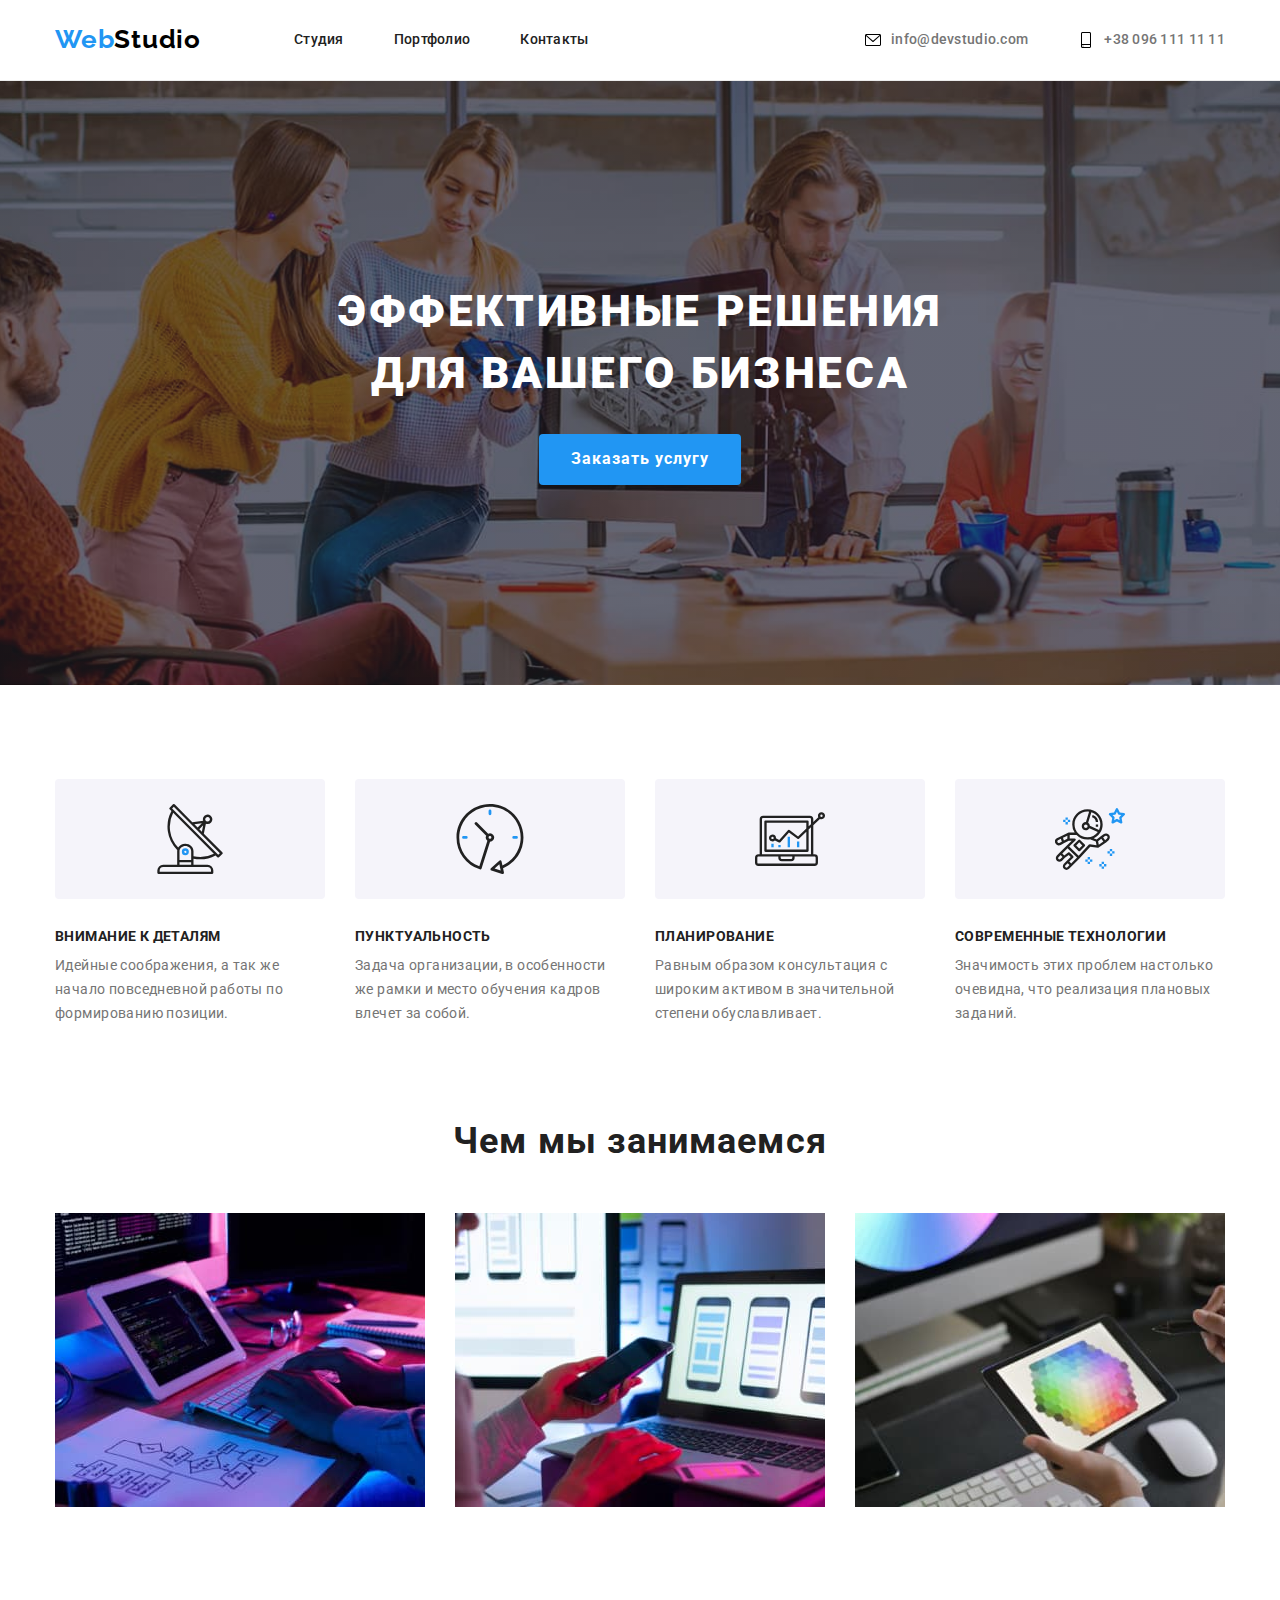
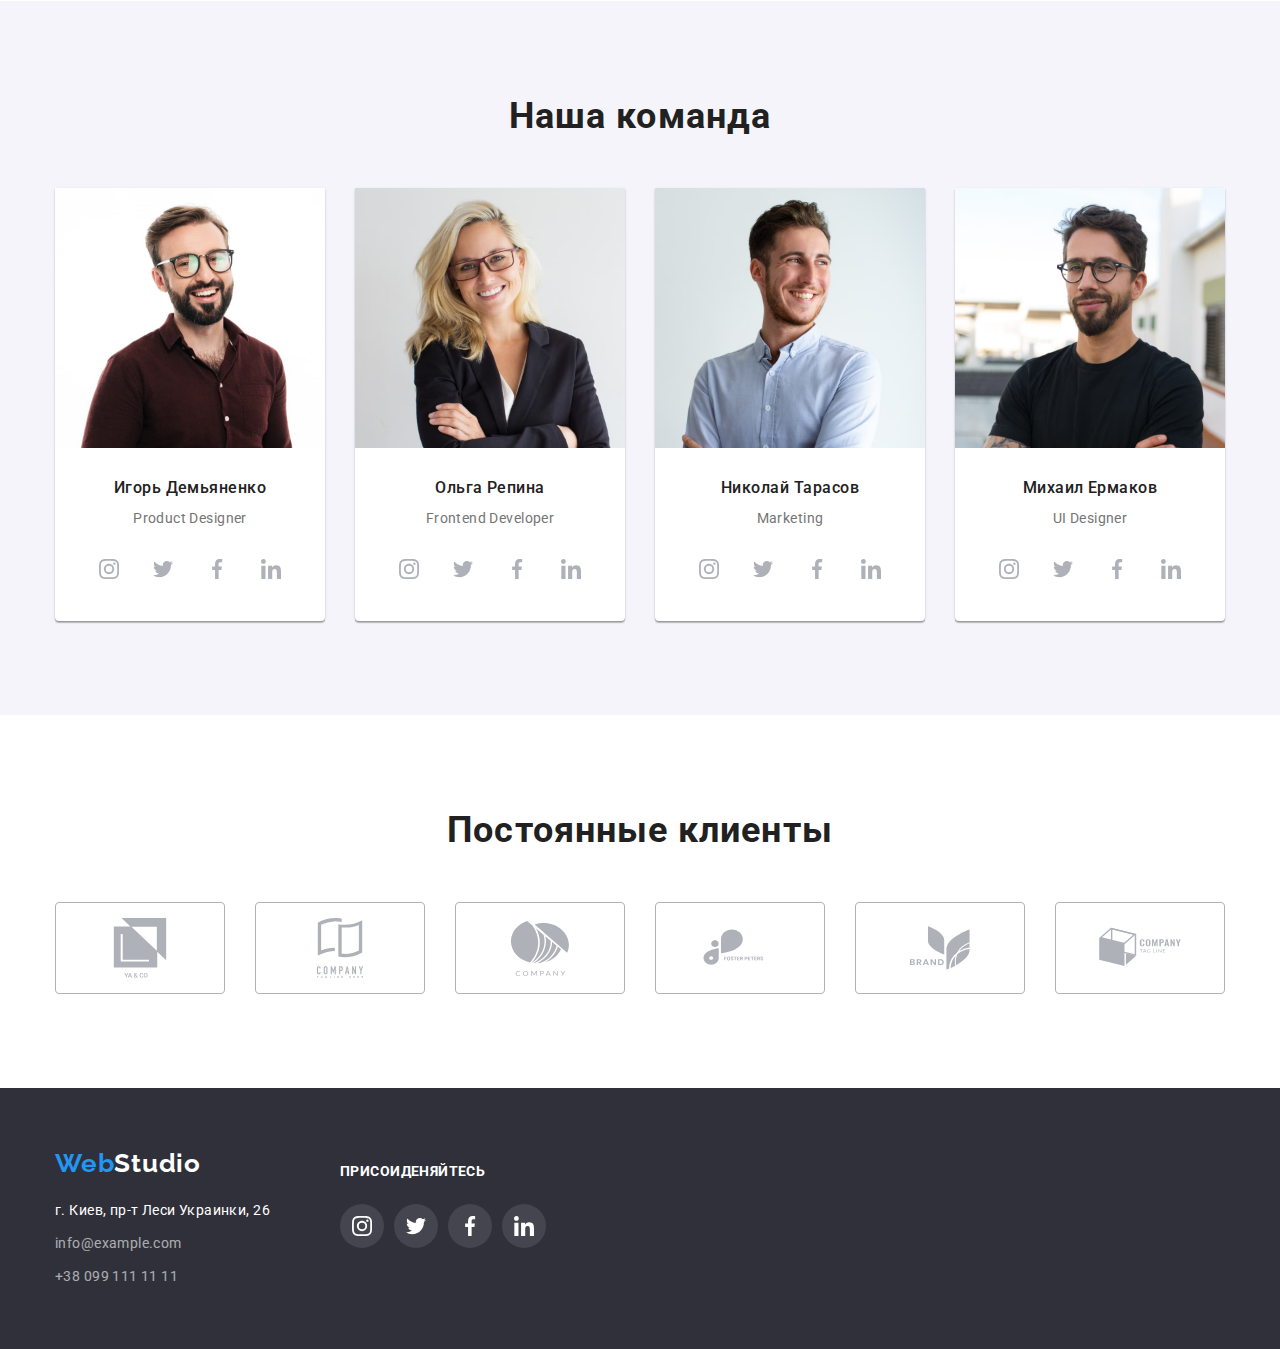
<file: index.html>
<!DOCTYPE html>
<html lang="ru">
  <head>
    <meta charset="UTF-8">
    <title>Студия</title>
    <link rel="stylesheet" href="./css/modern-normalize.css">
    <link rel="preconnect" href="https://fonts.googleapis.com">
<link rel="preconnect" href="https://fonts.gstatic.com" crossorigin>
<link href="https://fonts.googleapis.com/css2?family=Raleway:wght@700&family=Roboto:wght@400;500;700;900&display=swap" rel="stylesheet">
    <link rel="stylesheet" href="./css/styles.css">
  </head>
  <body>
    <!-- Шапка -->
    <header class="header">
      <div class="container">
        <nav class="nav">
          <a class="nav-logo" href="./index.html" lang="en"><span>Web</span>Studio</a>
          <ul class="list">
            <li class="list-item"><a class="nav-link" href="./index.html">Студия</a></li>
            <li class="list-item"><a class="nav-link" href="./portfolio.html">Портфолио</a></li>
            <li class="list-item"><a class="nav-link" href="">Контакты</a></li>
          </ul>
        </nav>
        <ul class="list">
          <li class="header-list-item">
            <a class="contact-link" href="mailto:info@devstudio.com">
              <svg class="contact-icon" width="16" height="16">
                <use href="./images/sprite.svg#icon-envelope">
                </use>
              </svg>
              info@devstudio.com
            </a>
          </li>
          <li class="header-list-item">
            <a class="contact-link" href="tel:+380961111111">
              <svg class="contact-icon" width="16" height="16">
                <use href="./images/sprite.svg#icon-smartphone">
                </use>
              </svg>
              +38 096 111 11 11
            </a>
          </li>
        </ul>
      </div>
    </header>
    
    <!-- Основной контент -->
    <main>
      <!-- Герой -->
      <section class="section hero-section">
        <div class="container">
          <h1 class="hero-section-heading">Эффективные решения для Вашего бизнеса</h1>
          <button class="hero-section-button" type="button">Заказать услугу</button>
        </div>
      </section>
      
      <!-- Преимущества -->
      <section class="section">
        <div class="container">
          <ul class="advantage-list list">
            <li class="advantage-list-item">
              <div class="advantage-icon-container">
                <svg class="advantage-icon" width="70" height="70">
                  <use href="./images/sprite.svg#icon-antenna">
                  </use>
                </svg>
              </div>
              <h3 class="advantage-heading">Внимание к деталям</h3>
              <p>
                Идейные соображения, а так же начало повседневной работы по формированию позиции.
              </p>
            </li>
            <li class="advantage-list-item">
              <div class="advantage-icon-container">
                <svg class="advantage-icon" width="70" height="70">
                  <use href="./images/sprite.svg#icon-clock">
                  </use>
                </svg>
              </div>
              <h3 class="advantage-heading">Пунктуальность</h3>
              <p>
                Задача организации, в особенности же рамки и место обучения кадров влечет за собой.
              </p>
            </li>
            <li class="advantage-list-item">
              <div class="advantage-icon-container">
                <svg class="advantage-icon" width="70" height="70">
                  <use href="./images/sprite.svg#icon-diagram">
                  </use>
                </svg>
              </div>
              <h3 class="advantage-heading">Планирование</h3>
              <p>
                Равным образом консультация с широким активом в значительной степени обуславливает.
              </p>
            </li>
            <li class="advantage-list-item">
              <div class="advantage-icon-container">
                <svg class="advantage-icon" width="70" height="70">
                  <use href="./images/sprite.svg#icon-astronaut">
                  </use>
                </svg>
              </div>
              <h3 class="advantage-heading">Современные технологии</h3>
              <p>
                Значимость этих проблем настолько очевидна, что реализация плановых заданий.
              </p>
            </li>
          </ul>
        </div>
      </section>
      
      <!-- Чем занимаемся -->
      <section class="section work-section">
        <div class="container">
          <h2 class="work-section-heading">Чем мы занимаемся</h2>
          <ul class="list work-section-list">
            <li><img src="./images/work-1.jpg" alt="Пишем алгоритмы" width="370" height="294"></li>
            <li><img src="./images/work-2.jpg" alt="Адаптируем дизайн" width="370" height="294"></li>
            <li><img src="./images/work-3.jpg" alt="Подбираем цвета" width="370" height="294"></li>
          </ul>
        </div>
      </section>
      
      <!-- Команда -->
      <section class="section team-section">
        <div class="container">
          <h2 class="team-section-heading">Наша команда</h2>
          <ul class="list">
            <li class="item">
              <img src="./images/human-1.jpg" alt="Игорь Демьяненко" width="270" height="260">
              <h3 class="team-section-item-heading">Игорь Демьяненко</h3>
              <p class="team-role" lang="en">Product Designer</p>
              <ul class="team-social social-list">
                <li class="social-item">
                  <a href="" class="social-link">
                    <svg class="social-icon" width="20" height="20">
                      <use href="./images/sprite.svg#icon-instagram">
                      </use>
                    </svg>
                  </a>
                </li>
                <li class="social-item">
                  <a href="" class="social-link">
                    <svg class="social-icon" width="20" height="20">
                      <use href="./images/sprite.svg#icon-twitter">
                      </use>
                    </svg>
                  </a>
                </li>
                <li class="social-item">
                  <a href="" class="social-link">
                    <svg class="social-icon" width="20" height="20">
                      <use href="./images/sprite.svg#icon-facebook">
                      </use>
                    </svg>
                  </a>
                </li>
                <li class="social-item">
                  <a href="" class="social-link">
                    <svg class="social-icon" width="20" height="20">
                      <use href="./images/sprite.svg#icon-linkedin">
                      </use>
                    </svg>
                  </a>
                </li>
              </ul>
            </li>
            <li class="item">
              <img src="./images/human-2.jpg" alt="Ольга Репина" width="270" height="260">
              <h3 class="team-section-item-heading">Ольга Репина</h3>
              <p class="team-role" lang="en">Frontend Developer</p>
              <ul class="team-social social-list">
                <li class="social-item">
                  <a href="" class="social-link">
                    <svg class="social-icon" width="20" height="20">
                      <use href="./images/sprite.svg#icon-instagram">
                      </use>
                    </svg>
                  </a>
                </li>
                <li class="social-item">
                  <a href="" class="social-link">
                    <svg class="social-icon" width="20" height="20">
                      <use href="./images/sprite.svg#icon-twitter">
                      </use>
                    </svg>
                  </a>
                </li>
                <li class="social-item">
                  <a href="" class="social-link">
                    <svg class="social-icon" width="20" height="20">
                      <use href="./images/sprite.svg#icon-facebook">
                      </use>
                    </svg>
                  </a>
                </li>
                <li class="social-item">
                  <a href="" class="social-link">
                    <svg class="social-icon" width="20" height="20">
                      <use href="./images/sprite.svg#icon-linkedin">
                      </use>
                    </svg>
                  </a>
                </li>
              </ul>
            </li>
            <li class="item">
              <img src="./images/human-3.jpg" alt="Николай Тарасов" width="270" height="260">
              <h3 class="team-section-item-heading">Николай Тарасов</h3>
              <p class="team-role" lang="en">Marketing</p>
              <ul class="team-social social-list">
                <li class="social-item">
                  <a href="" class="social-link">
                    <svg class="social-icon" width="20" height="20">
                      <use href="./images/sprite.svg#icon-instagram">
                      </use>
                    </svg>
                  </a>
                </li>
                <li class="social-item">
                  <a href="" class="social-link">
                    <svg class="social-icon" width="20" height="20">
                      <use href="./images/sprite.svg#icon-twitter">
                      </use>
                    </svg>
                  </a>
                </li>
                <li class="social-item">
                  <a href="" class="social-link">
                    <svg class="social-icon" width="20" height="20">
                      <use href="./images/sprite.svg#icon-facebook">
                      </use>
                    </svg>
                  </a>
                </li>
                <li class="social-item">
                  <a href="" class="social-link">
                    <svg class="social-icon" width="20" height="20">
                      <use href="./images/sprite.svg#icon-linkedin">
                      </use>
                    </svg>
                  </a>
                </li>
              </ul>
            </li>
            <li class="item">
              <img src="./images/human-4.jpg" alt="Михаил Ермаков" width="270" height="260">
              <h3 class="team-section-item-heading">Михаил Ермаков</h3>
              <p class="team-role" lang="en">UI Designer</p>
              <ul class="team-social social-list">
                <li class="social-item">
                  <a href="" class="social-link">
                    <svg class="social-icon" width="20" height="20">
                      <use href="./images/sprite.svg#icon-instagram">
                      </use>
                    </svg>
                  </a>
                </li>
                <li class="social-item">
                  <a href="" class="social-link">
                    <svg class="social-icon" width="20" height="20">
                      <use href="./images/sprite.svg#icon-twitter">
                      </use>
                    </svg>
                  </a>
                </li>
                <li class="social-item">
                  <a href="" class="social-link">
                    <svg class="social-icon" width="20" height="20">
                      <use href="./images/sprite.svg#icon-facebook">
                      </use>
                    </svg>
                  </a>
                </li>
                <li class="social-item">
                  <a href="" class="social-link">
                    <svg class="social-icon" width="20" height="20">
                      <use href="./images/sprite.svg#icon-linkedin">
                      </use>
                    </svg>
                  </a>
                </li>
              </ul>
            </li>
          </ul>
        </div>
      </section>
      
      <!-- Постоянные клиенты -->
      <section class="section">
        <div class="container">
          <h2 class="client-section-heading">Постоянные клиенты</h2>
          <ul class="client-list">
            <li class="client-item">
              <a class="client-link" href="">
                <svg class="client-icon" width="106" height="60">
                  <use href="./images/sprite.svg#icon-logo-1">
                  </use>
                </svg>
              </a>
            </li>
            <li class="client-item">
              <a class="client-link" href="">
                <svg class="client-icon" width="106" height="60">
                  <use href="./images/sprite.svg#icon-logo-2">
                  </use>
                </svg>
              </a>
            </li>
            <li class="client-item">
              <a class="client-link" href="">
                <svg class="client-icon" width="106" height="60">
                  <use href="./images/sprite.svg#icon-logo-3">
                  </use>
                </svg>
              </a>
            </li>
            <li class="client-item">
              <a class="client-link" href="">
                <svg class="client-icon" width="170" height="92">
                  <use href="./images/sprite.svg#icon-logo-4">
                  </use>
                </svg>
              </a>
            </li>
            <li class="client-item">
              <a class="client-link" href="">
                <svg class="client-icon" width="106" height="60">
                  <use href="./images/sprite.svg#icon-logo-5">
                  </use>
                </svg>
              </a>
            </li>
            <li class="client-item">
              <a class="client-link" href="">
                <svg class="client-icon" width="170" height="92">
                  <use href="./images/sprite.svg#icon-logo-6">
                  </use>
                </svg>
              </a>
            </li>
          </ul>
        </div>
      </section>
    </main>
    
    <!-- Подвал -->
    <footer class="footer">
      <div class="container footer-flex">
        <div class="footer-address-container">
          <a class="footer-logo" href="./index.html" lang="en"><span>Web</span>Studio</a>
          <address>
            <p class="footer-address">г. Киев, пр-т Леси Украинки, 26</p>
            <ul class="list">
              <li class="footer-item"><a class="footer-link" href="mailto:info@example.com">info@example.com</a></li>
              <li class="footer-item"><a class="footer-link" href="tel:+380991111111">+38 099 111 11 11</a></li>
            </ul>
          </address>
        </div>
        <div class="footer-social-container">
          <p class="social-text">Присоиденяйтесь</p>
          <ul class="footer-social social-list">
            <li class="social-item">
              <a href="" class="social-link">
                <svg class="social-icon" width="20" height="20">
                  <use href="./images/sprite.svg#icon-instagram">
                  </use>
                </svg>
              </a>
            </li>
            <li class="social-item">
              <a href="" class="social-link">
                <svg class="social-icon" width="20" height="20">
                  <use href="./images/sprite.svg#icon-twitter">
                  </use>
                </svg>
              </a>
            </li>
            <li class="social-item">
              <a href="" class="social-link">
                <svg class="social-icon" width="20" height="20">
                  <use href="./images/sprite.svg#icon-facebook">
                  </use>
                </svg>
              </a>
            </li>
            <li class="social-item">
              <a href="" class="social-link">
                <svg class="social-icon" width="20" height="20">
                  <use href="./images/sprite.svg#icon-linkedin">
                  </use>
                </svg>
              </a>
            </li>
          </ul>
        </div>
      </div>
    </footer>
  </body>
</html>
</file>
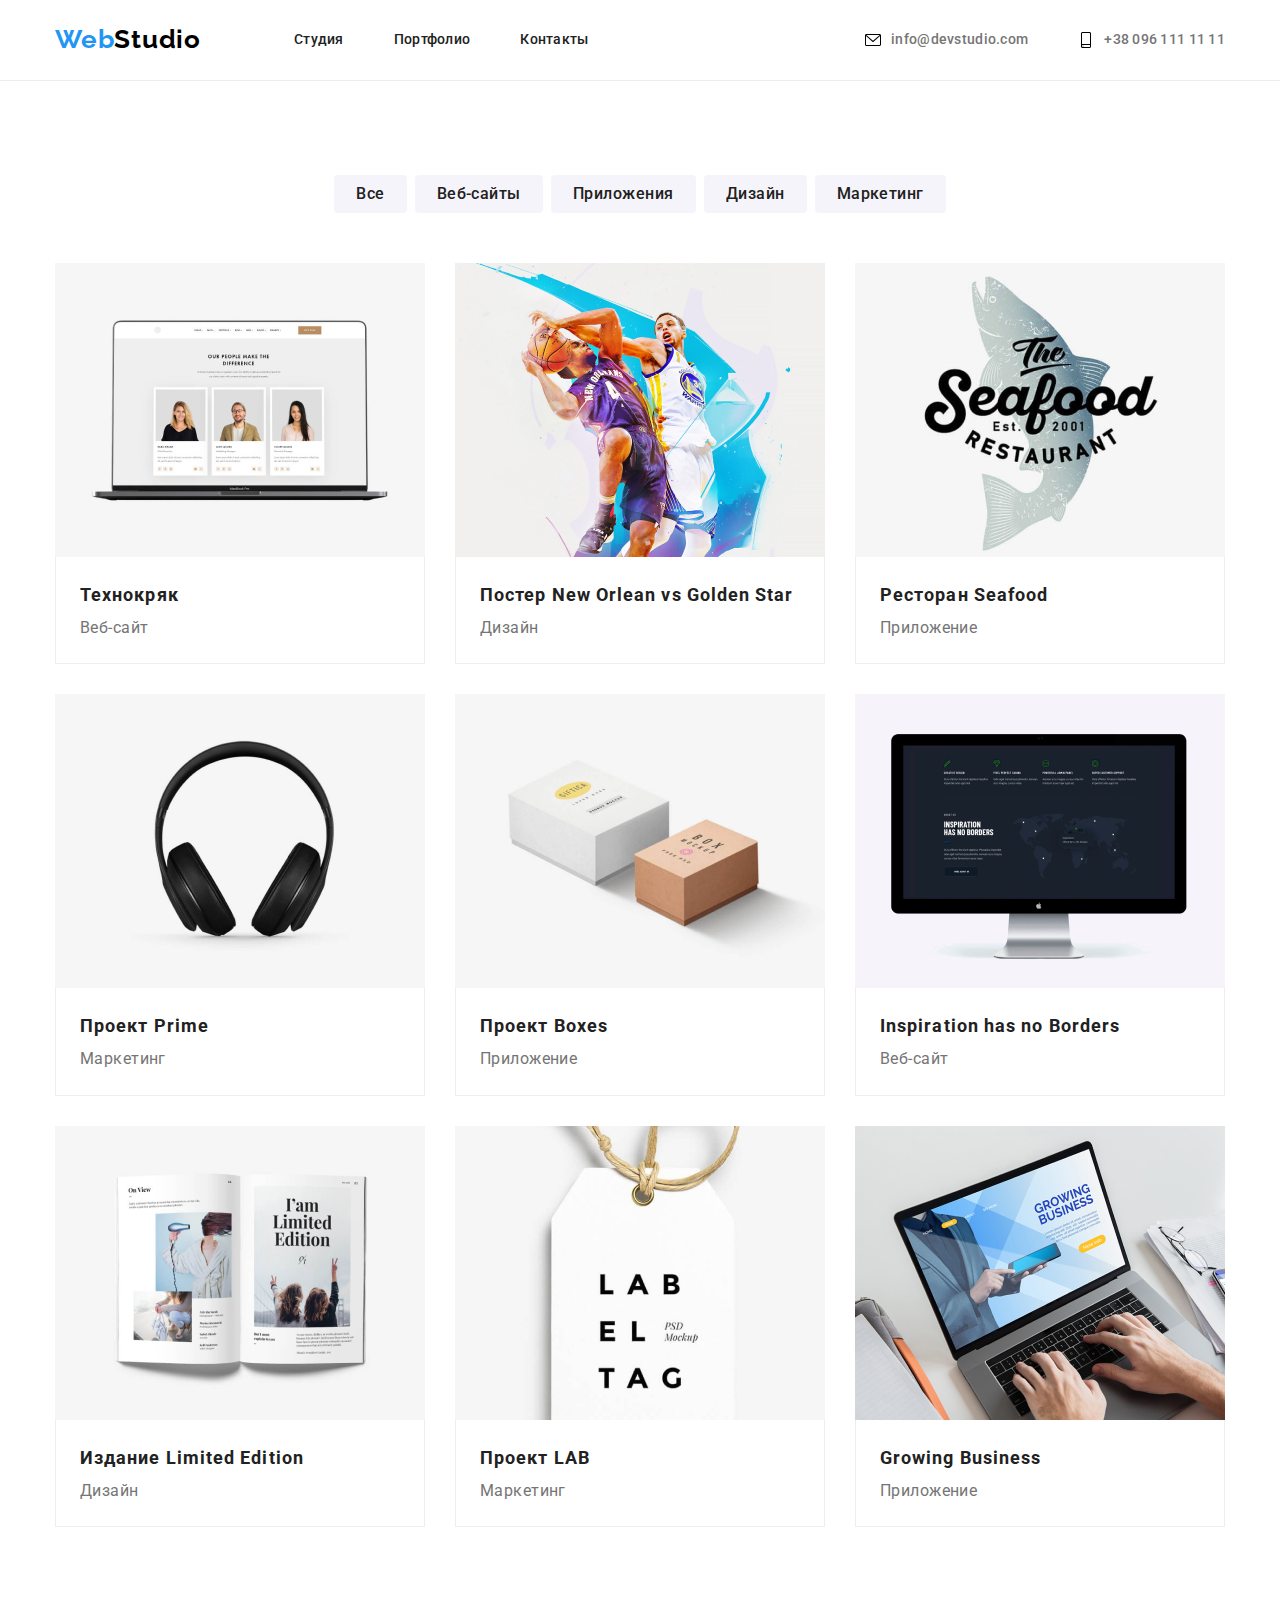
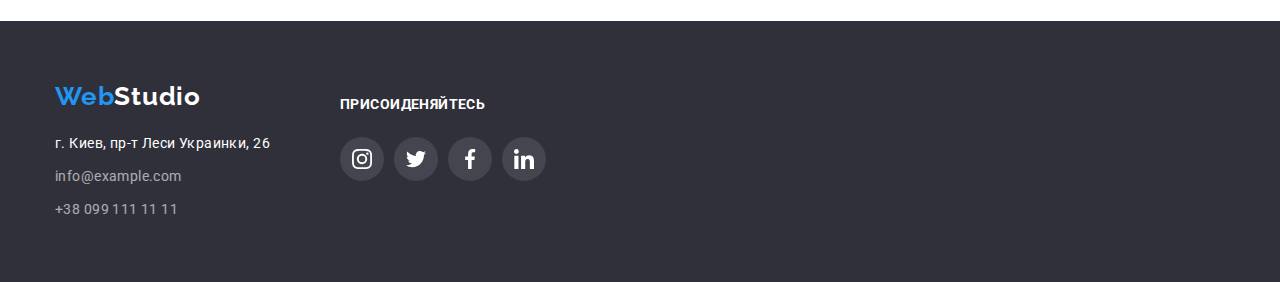
<file: portfolio.html>
<!DOCTYPE html>
<html lang="ru">
  <head>
    <meta charset="UTF-8">
    <meta name="viewport" content="width=device-width, initialscale=1.0">
    <title>Студия</title>
    <link rel="stylesheet" href="./css/modern-normalize.css">
    <link rel="preconnect" href="https://fonts.googleapis.com">
<link rel="preconnect" href="https://fonts.gstatic.com" crossorigin>
<link href="https://fonts.googleapis.com/css2?family=Raleway:wght@700&family=Roboto:wght@400;500;700;900&display=swap" rel="stylesheet">
    <link rel="stylesheet" href="./css/styles.css">
  </head>
  <body>
    <!-- Шапка -->
    <header class="header">
      <div class="container">
        <nav class="nav">
          <a class="nav-logo" href="./index.html" lang="en"><span>Web</span>Studio</a>
          <ul class="list">
            <li class="list-item"><a class="nav-link" href="./index.html">Студия</a></li>
            <li class="list-item"><a class="nav-link" href="./portfolio.html">Портфолио</a></li>
            <li class="list-item"><a class="nav-link" href="">Контакты</a></li>
          </ul>
        </nav>
        <ul class="list">
          <li class="header-list-item">
            <a class="contact-link" href="mailto:info@devstudio.com">
              <svg class="contact-icon" width="16" height="16">
                <use href="./images/sprite.svg#icon-envelope">
                </use>
              </svg>
              info@devstudio.com
            </a>
          </li>
          <li class="header-list-item">
            <a class="contact-link" href="tel:+380961111111">
              <svg class="contact-icon" width="16" height="16">
                <use href="./images/sprite.svg#icon-smartphone">
                </use>
              </svg>
              +38 096 111 11 11
            </a>
          </li>
        </ul>
      </div>
    </header>

    <main>
      <section class="section">
        <div class="container">
          <ul class="list filter-buttons">
            <li class="filter-button"><button class="btn header-color" type="button">Все</button></li>
            <li class="filter-button"><button class="btn header-color" type="button">Веб-сайты</button></li>
            <li class="filter-button"><button class="btn header-color" type="button">Приложения</button></li>
            <li class="filter-button"><button class="btn header-color" type="button">Дизайн</button></li>
            <li class="filter-button"><button class="btn header-color" type="button">Маркетинг</button></li>
          </ul>
          <ul class="project-cards list">
            <li class="project-card">
              <img src="./images/project-01.jpg" alt="Карточки людей на мониторе" width="370" height="294">
              <div class="card-description">
                <h2 class="header-color">Технокряк</h2>
                <p>Веб-сайт</p>
              </div>
            </li>
            <li class="project-card">
              <img src="./images/project-02.jpg" alt="Два баскетболиста" width="370" height="294">
              <div class="card-description">
                <h2 class="header-color">Постер New Orlean vs Golden Star</h2>
                <p>Дизайн</p>
              </div>
            </li>
            <li class="project-card">
              <img src="./images/project-03.jpg" alt="Рыба" width="370" height="294">
              <div class="card-description">
                <h2 class="header-color">Ресторан Seafood</h2>
                <p>Приложение</p>
              </div>
            </li>
            <li class="project-card">
              <img src="./images/project-04.jpg" alt="Наушники" width="370" height="294">
              <div class="card-description">
                <h2 class="header-color">Проект Prime</h2>
                <p>Маркетинг</p>
              </div>
            </li>
            <li class="project-card">
              <img src="./images/project-05.jpg" alt="Две коробки" width="370" height="294">
              <div class="card-description">
                <h2 class="header-color">Проект Boxes</h2>
                <p>Приложение</p>
              </div>
            </li>
            <li class="project-card">
              <img src="./images/project-06.jpg" alt="Монитор" width="370" height="294">
              <div class="card-description">
                <h2 class="header-color">Inspiration has no Borders</h2>
                <p>Веб-сайт</p>
              </div>
            </li>
            <li class="project-card">
              <img src="./images/project-07.jpg" alt="Книга" width="370" height="294">
              <div class="card-description">
                <h2 class="header-color">Издание Limited Edition</h2>
                <p>Дизайн</p>
              </div>
            </li>
            <li class="project-card">
              <img src="./images/project-08.jpg" alt="Бирка" width="370" height="294">
              <div class="card-description">
                <h2 class="header-color">Проект LAB</h2>
                <p>Маркетинг</p>
              </div>
            </li>
            <li class="project-card">
              <img src="./images/project-09.jpg" alt="Ноутбук" width="370" height="294">
              <div class="card-description">
                <h2 class="header-color">Growing Business</h2>
                <p>Приложение</p>
              </div>
            </li>
          </ul>
        </div>
      </section>
    </main>

    <!-- Подвал -->
    <footer class="footer">
      <div class="container footer-flex">
        <div class="footer-address-container">
          <a class="footer-logo" href="./index.html" lang="en"><span>Web</span>Studio</a>
          <address>
            <p class="footer-address">г. Киев, пр-т Леси Украинки, 26</p>
            <ul class="list">
              <li class="footer-item"><a class="footer-link" href="mailto:info@example.com">info@example.com</a></li>
              <li class="footer-item"><a class="footer-link" href="tel:+380991111111">+38 099 111 11 11</a></li>
            </ul>
          </address>
        </div>
        <div class="footer-social-container">
          <p class="social-text">Присоиденяйтесь</p>
          <ul class="footer-social social-list">
            <li class="social-item">
              <a href="" class="social-link">
                <svg class="social-icon" width="20" height="20">
                  <use href="./images/sprite.svg#icon-instagram">
                  </use>
                </svg>
              </a>
            </li>
            <li class="social-item">
              <a href="" class="social-link">
                <svg class="social-icon" width="20" height="20">
                  <use href="./images/sprite.svg#icon-twitter">
                  </use>
                </svg>
              </a>
            </li>
            <li class="social-item">
              <a href="" class="social-link">
                <svg class="social-icon" width="20" height="20">
                  <use href="./images/sprite.svg#icon-facebook">
                  </use>
                </svg>
              </a>
            </li>
            <li class="social-item">
              <a href="" class="social-link">
                <svg class="social-icon" width="20" height="20">
                  <use href="./images/sprite.svg#icon-linkedin">
                  </use>
                </svg>
              </a>
            </li>
          </ul>
        </div>
      </div>
    </footer>
  </body>
</html>
</file>
<file: css/styles.css>
/* Палитра цветов */
:root {
	--background-color: #ffffff;
	--text-color: #757575;
  --text-secondary-color: #212121;
	--background-secondary-color: #2f303a;
	--selection-color: #2196f3;
}

/* Общие настройки */
body {
  background-color: var(--background-color);
  color: var(--text-color);
  
  font-family: Roboto;
  font-weight: 400;
  font-size: 14px;
  line-height: 1.7;
  letter-spacing: 0.03em;
}

a {
	text-decoration: none;
}

img {
  display: block;
}

button:hover,
button:focus {
  cursor: pointer;
}

.list {
	list-style: none;
}

h1,
h2,
h3,
h4,
h5,
h6,
p,
ul {
  margin: 0;
  padding: 0;
}

.container {
  width: 1200px;
  padding: 0 15px;
  margin: 0 auto;
}

.section {
  padding-top: 94px;
  padding-bottom: 94px;
}

/* Шапка сайта */
.header {
  border-bottom: 1px solid #ececec;
  
  padding-top: 24px;
  padding-bottom: 25px;
  font-weight: 500;
  font-size: 14px;
  line-height: 1.1;
  letter-spacing: 0.02em;
}

.header .container,
.nav,
.nav .list,
.header .container .list {
  display: flex;
  align-items: center;
}

.header .container {
  justify-content: space-between;
}

.header-list-item:not(:first-child) {
  margin-left: 50px;
}

.nav {
  color: var(--text-secondary-color);
}

.nav-logo {
  margin-right: 93px;
  
  color: #000000;
  
  font-family: Raleway;
  font-weight: 700;
  font-size: 26px;
  line-height: 1.2;
  letter-spacing: 0.03em;
}

.nav-logo>span {
  color: var(--selection-color);
}

.nav-link {  
  color: var(--text-secondary-color);
}

.nav .list-item:not(:last-child) {
  margin-right: 50px;
}

.header .container .list {
  justify-content: flex-end;
}

.contact-link {
  display: flex;
  align-items: center;
  
  color: var(--text-color);
}

.contact-icon {
  margin-right: 10px;
}

.nav-link:hover,
.nav-link:focus,
.contact-link:hover,
.contact-link:focus {
  color: var(--selection-color);
}

.contact-link:hover .contact-icon,
.contact-link:focus .contact-icon {
  fill: var(--selection-color);
}

/* Герой */
.hero-section {
  padding-top: 200px;
  padding-bottom: 200px;
  margin-left: auto;
  margin-right: auto;
  max-width: 1600px;
  
  text-align: center;
  
  background-color: var(--background-secondary-color);
  background-image: linear-gradient(to right, rgba(47, 48, 58, 0.4), rgba(47, 48, 58, 0.4)), url(../images/hero-bg.jpg);
  background-position: center;
  background-repeat: no-repeat;
  background-size: cover;
}

.hero-section-heading {
  margin-bottom: 30px;
  margin-left: auto;
  margin-right: auto;
  width: 696px;
  
  color: #ffffff;
  
  font-weight: 900;
  font-size: 44px;
  line-height: 1.4;
  letter-spacing: 0.06em;
  text-transform: uppercase;
}

.hero-section-button {
  padding: 10px 32px;
  border: none;
  border-radius: 4px;
  
  color: #ffffff;
  background-color: var(--selection-color);
  
  font-family: Roboto;
  font-weight: 700;
  font-size: 16px;
  line-height: 1.9;
  letter-spacing: 0.06em;
}
/*
.hero-section-button:hover,
.hero-section-button:focus {
  background-color: var(--background-color);
  color: var(--selection-color);
}
*/
/* Преимущества */
.advantage-list {
  display: flex;
  justify-content: space-between;
  
  font-size: 14px;
  line-height: 1.7;
}

.advantage-list-item {
  width: 270px;
}

.advantage-heading {
  margin-bottom: 10px;
  
  color: var(--text-secondary-color);
  font-size: 14px;
  font-weight: 700;
  line-height: 1.1;
  letter-spacing: 0.03em;
  text-transform: uppercase;
}

.advantage-icon-container {
  display: flex;
  align-items: center;
  justify-content: center;
  height: 120px;
  margin-bottom: 30px;
  border-radius: 4px;
  
  background-color: #f5f4fa;
}

.advantage-icon {
  display: block;
}

/* Наши занятия */
.work-section {
  padding-top: 0;
}

.work-section-heading,
.team-section-heading,
.client-section-heading {
  margin-bottom: 50px;
  text-align: center;
  
  color: var(--text-secondary-color);
  
  font-weight: 700;
  font-size: 36px;
  line-height: 1.2;
  letter-spacing: 0.03em;
}

.work-section-list {
  display: flex;
  justify-content: space-between;
}

/* Наша команда */
.team-section { 
  background-color: #f5f4fa;
  
  text-align: center;
}

.team-section .list {
  display: flex;
  justify-content: space-between;
}

.team-section .item {
  padding-bottom: 30px;
  border-radius: 0px 0px 4px 4px;
  
  background-color: var(--background-color);
  box-shadow: 0px 1px 3px rgba(0, 0, 0, 0.12), 0px 1px 1px rgba(0, 0, 0, 0.14), 0px 2px 1px rgba(0, 0, 0, 0.2);
}

.team-section-item-heading {
  margin-bottom: 10px;
  
  color: var(--text-secondary-color);
  
  font-weight: 500;
  font-size: 16px;
  line-height: 1.2;
  letter-spacing: 0.03em;
}

.team-section img {
  margin-bottom: 30px;
}

.team-role {
  margin-bottom: 16px;
}

.social-list {
  display: flex;
  justify-content: center;
  list-style: none;
}

.social-item {
  width: 44px;
  height: 44px;
}

.social-item:not(:last-child) {
  margin-right: 10px;
}

.social-link {
  width: 100%;
  height: 100%;
  display: flex;
  align-items: center;
  justify-content: center;
  border-radius: 50%;
}

.social-icon {
  fill: #afb1b8;
}

.social-link:hover,
.social-link:focus {
  background-color: var(--selection-color);
}

.social-link:hover .social-icon,
.social-link:focus .social-icon {
  fill: var(--background-color);
}

/* Постоянные клиенты */
.client-list {
  list-style: none;
  display: flex;
  justify-content: space-between;
}

.client-link {
  display: flex;
  align-items: center;
  justify-content: center;
  width: 170px;
  height: 92px;
  border: 1px solid #afb1b8;
  border-radius: 4px;
}

.client-icon {
  fill: #afb1b8;
}

.client-link:hover,
.client-link:focus {
  border-color: var(--selection-color);
}

.client-link:hover .client-icon,
.client-link:focus .client-icon {
  fill: var(--selection-color);
}

/* Подвал сайта */
.footer {
  padding-top: 60px;
  padding-bottom: 60px;
  
  background-color: var(--background-secondary-color);
}

.footer-logo {
  display: block;
  margin-bottom: 20px;
  
  font-family: Raleway;
  font-weight: 700;
  font-size: 26px;
  line-height: 1.2;
  letter-spacing: 0.03em;
}

.footer-address {
  margin-bottom: 9px;
  
  font-style: normal;
}

.footer-logo,
.footer-address {
  color: #ffffff;
}

.footer-logo>span {
  color: var(--selection-color);
}

.footer-item:first-child {
  margin-bottom: 9px;
}

.footer-link {
  color: #ffffff;
  opacity: 60%;
  
  font-style: normal;
}

.footer-flex {
  display: flex;
}

.social-text {
  margin-bottom: 20px;
  
  font-weight: 700;
  text-transform: uppercase;
  color: #ffffff;
}

.footer-social .social-icon {
  fill: var(--background-color);
}

.footer-social .social-link {
  background-color: rgba(255, 255, 255, 0.1);
}

.footer-social .social-link:hover,
.footer-social .social-link:focus{
  background-color: var(--selection-color);
}


.footer-address-container {
  margin-right: 70px;
}

.footer-social-container {
  padding-top: 12px;
}

/* Цвет заголовков */
.header-color {
  color: var(--text-secondary-color);
}

.btn {
  border: none;
  border-radius: 4px;
  
  background-color: #f5f4fa;
  
  font-family: Roboto;
  font-weight: 500;
  font-size: 16px;
  line-height: 1.6;
  letter-spacing: 0.03em;
}

.btn:hover,
.btn:focus {
  background-color: var(--selection-color);
  color: #ffffff;
  box-shadow: 0px 3px 1px rgba(0, 0, 0, 0.1), 0px 1px 2px rgba(0, 0, 0, 0.08), 0px 2px 2px rgba(0, 0, 0, 0.12);
}

.project-cards h2 {
  font-weight: bold;
  font-size: 18px;
  line-height: 2;
  letter-spacing: 0.06em;
}

.project-cards p {
  font-size: 16px;
  line-height: 1.9;
}

/* Портфолио - фильтр */
.filter-buttons {
  display: flex;
  justify-content: center;
  margin-bottom: 50px;
}

.filter-button .btn {
  padding: 6px 22px;
}

.filter-button:not(:last-child) {
  margin-right: 8px;
}

/* Карточки проектов */
.project-cards {
  display: flex;
  flex-wrap: wrap;
  margin-left: -30px;
  margin-top: -30px;
}

.project-card {
  margin-left: 30px;
  margin-top: 30px;
  flex-basis: calc((100% - 90px) / 3);
}

.project-card:hover {
  box-shadow: 0px 1px 1px rgba(0, 0, 0, 0.12), 0px 4px 4px rgba(0, 0, 0, 0.06), 1px 4px 6px rgba(0, 0, 0, 0.16);
}

.card-description {
  border-bottom: 1px solid #eeeeee;
  border-left: 1px solid #eeeeee;
  border-right: 1px solid #eeeeee;
}

.card-description {
  padding: 20px 24px;
}
</file>
